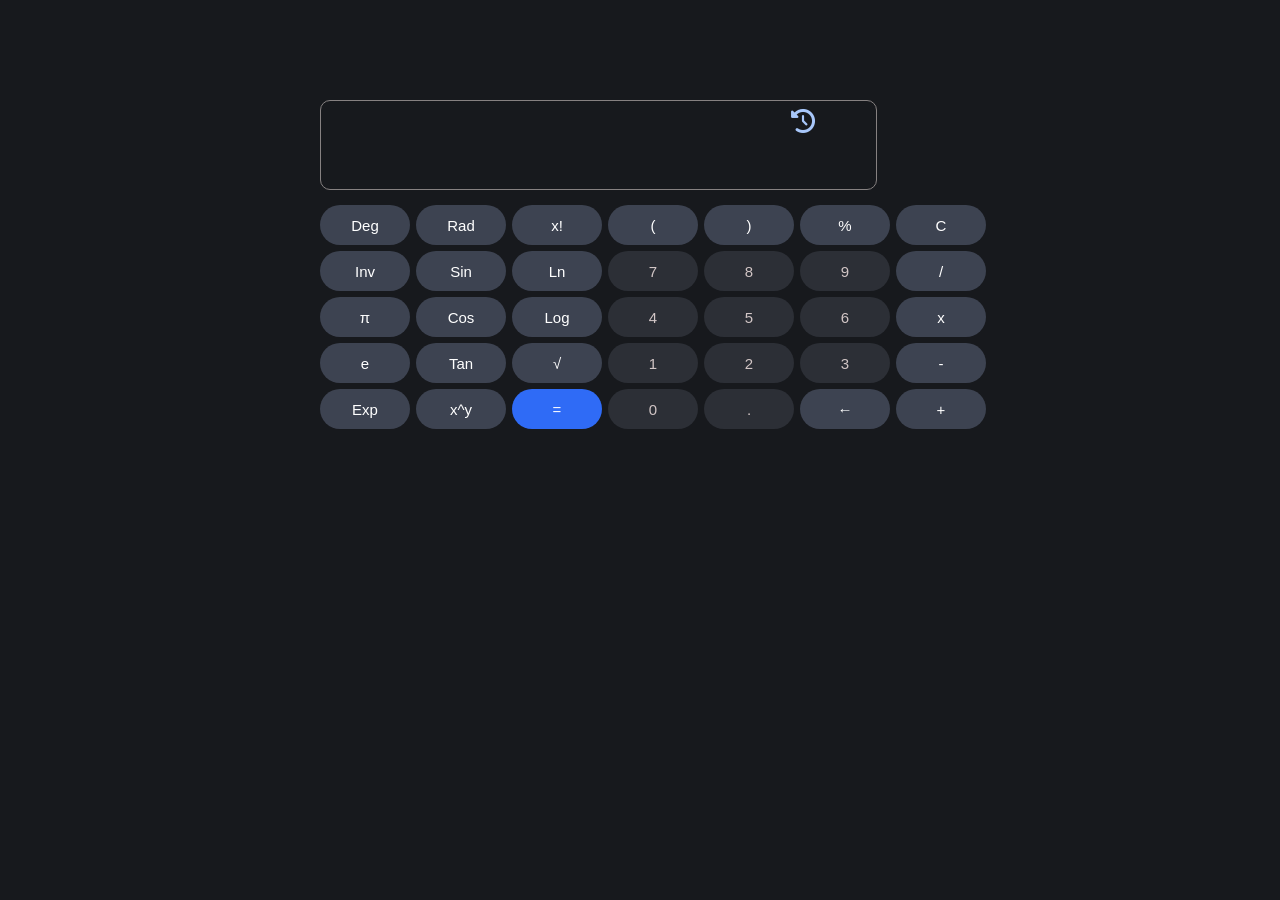
<file: WebDev-L2-Calculator/Index.html>
<!DOCTYPE html>
<html lang="en">
<head>
    <meta charset="UTF-8">
    <meta name="viewport" content="width=device-width, initial-scale=1.0">
    <title>Calculator</title>
    <link rel="stylesheet" href="style.css">
    <link rel="stylesheet" href="https://cdnjs.cloudflare.com/ajax/libs/font-awesome/6.7.2/css/all.min.css">
   
</head>
<body>
    <div class="container">
    <div class="input-box">
        <input type="text" id="display">
    <button class="fa-solid fa-clock-rotate-left" onclick="showHistory()" id="btn-history"></button>
    
    </div>
    
    
    <div class="first">
    <button onclick="setDegree()" class="btn">Deg</button>
    <button onclick="setRadian()" class="btn">Rad</button>
    <button onclick="calculateFactorial()" class="btn">x!</button>

    <button onclick="appendOperator('(')" class="btn">(</button>
    <button onclick="appendOperator(')')" class="btn">)</button>
    <button onclick="appendOperator('%')" class="btn">%</button>
    <button onclick="clearDisplay()" class="btn">C</button>
    
    </div>

    <div class="second">
    <button onclick="toggleInverse()" class="btn">Inv</button>
    <button onclick="calculateSin()" class="btn">Sin</button>
    <button onclick="calculateLn()" class="btn">Ln</button>
    <button onclick="appendNumber('7')">7</button>
    <button onclick="appendNumber('8')">8</button>
    <button onclick="appendNumber('9')">9</button>
    <button onclick="appendOperator('/')" class="btn">/</button>
    
</div>

    <div class="third">
    <button onclick="insertPi()" class="btn">π</button>
    <button onclick="calculateCos()" class="btn">Cos</button>
    <button onclick="calculateLog()" class="btn">Log</button>
    <button onclick="appendNumber('4')">4</button>
    <button onclick="appendNumber('5')">5</button>
    <button onclick="appendNumber('6')">6</button>
    <button onclick="appendOperator('*')" class="btn">x</button>
    
    </div>
    <div class="fourth"> 
    <button onclick="insertE()" class="btn">e</button>
    <button onclick="calculateTan()" class="btn">Tan</button>
    <button onclick="calculateSqrt()" class="btn">√</button>
    <button onclick="appendNumber('1')">1</button>
    <button onclick="appendNumber('2')">2</button>
    <button onclick="appendNumber('3')">3</button>
    <button onclick="appendOperator('-')" class="btn">-</button>
    
</div>
    <div class="fifth">
        
    <button onclick="calculateExp()" class="btn">Exp</button>
    <button onclick="appendOperator('**')" class="btn">x^y</button>
    <button onclick="calculateResult()" class="btn-equal">=</button>
    <button onclick="appendNumber('0')">0</button>
    <button onclick="appendOperator('.')" >.</button>
    <button onclick="deleteLast()" class="btn">←</button> 
    <button onclick="appendOperator('+')" class="btn">+</button>
    
    </div>
    </div>


    

    

   

    
    <script src="script.js"></script>
</body>
</html>
</file>
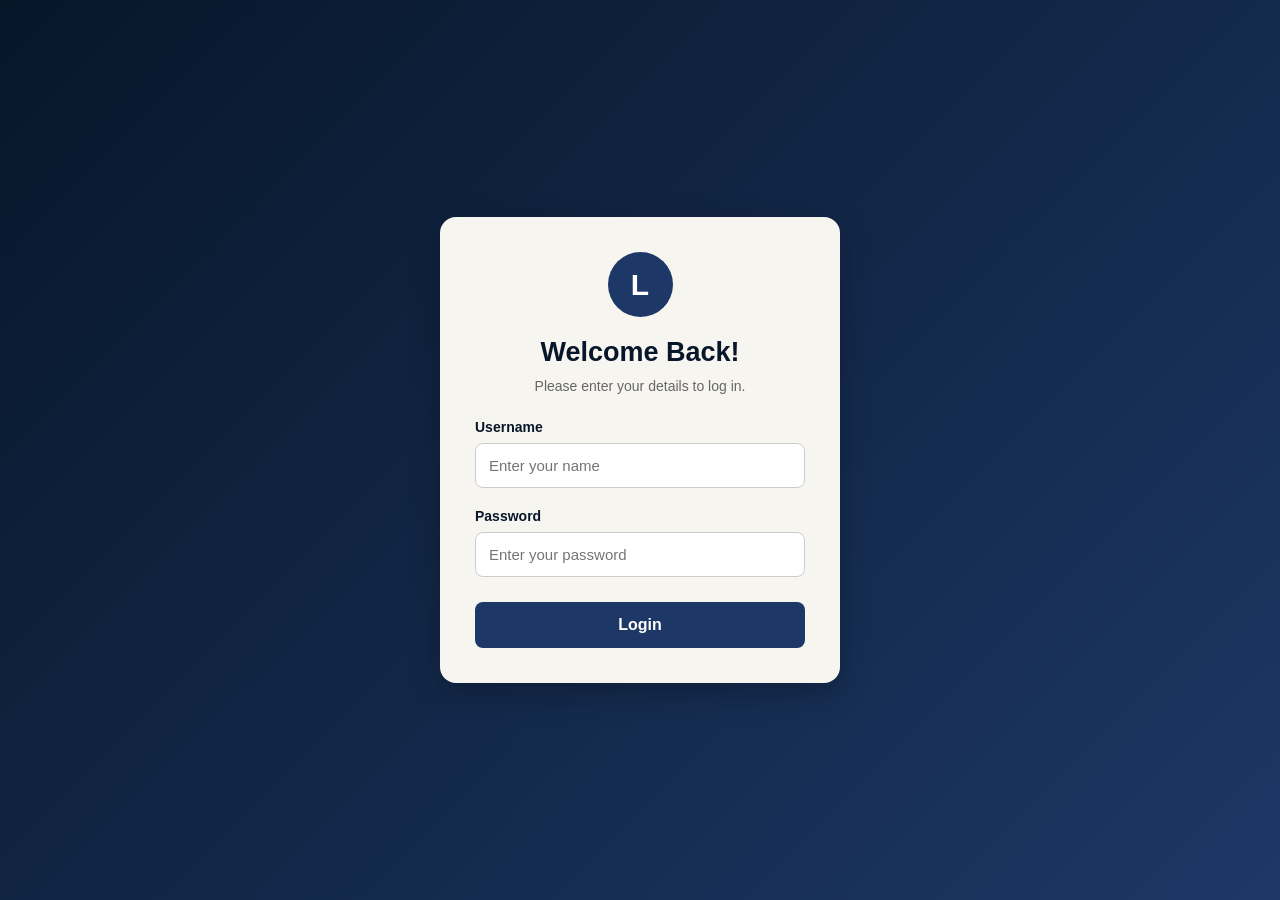
<file: WebDev-L2-Login/index.html>
<!DOCTYPE html>
<html lang="en">
<head>
    <meta charset="UTF-8">
    <meta name="viewport" content="width=device-width, initial-scale=1.0">
    <title>Login Page</title>
    <link rel="stylesheet" href="style.css">
</head>
<body>

    <div class="container">

        <div class="logo">
            <h2>L</h2>
        </div>

        <h1>Welcome Back!</h1>
        <p>Please enter your details to log in.</p>

        <form id="loginForm">
            <label for="text">Username</label>
            <input
                type="text"
                id="text"
                name="username"
                placeholder="Enter your name"
                autocomplete="username"
                required
            >

            <label for="pass">Password</label>
            <input
                type="password"
                id="pass"
                name="password"
                placeholder="Enter your password"
                autocomplete="current-password"
                required
            >

            <button type="submit" class="login" id="button">
                Login
            </button>
        </form>

    </div>

    <script src="script.js"></script>
</body>
</html>
</file>
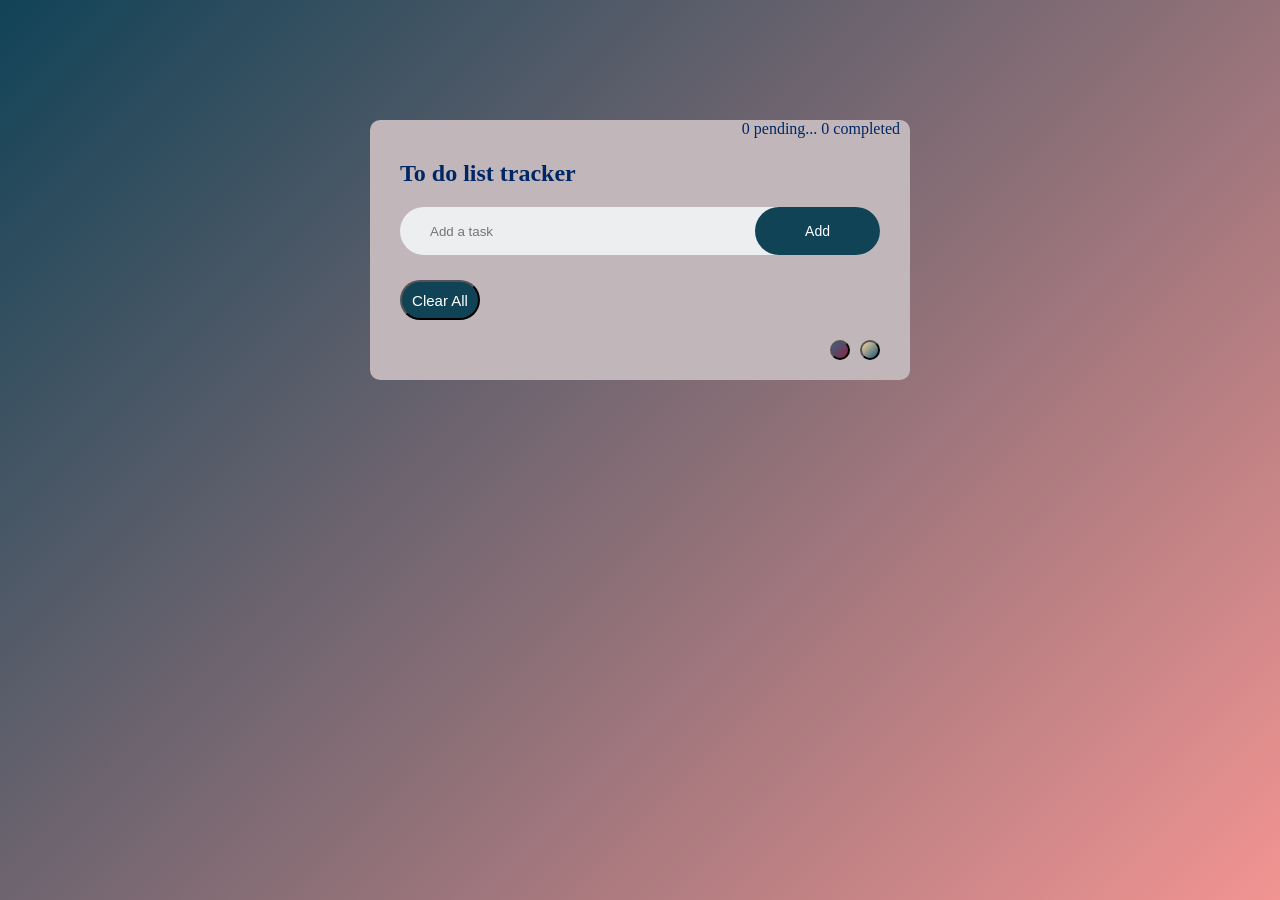
<file: WebDev-L2-Todo-web-app/Index.html>
<!DOCTYPE html>
<html lang="en">
<head>
    <meta charset="UTF-8">
    <meta name="viewport" content="width=device-width, initial-scale=1.0">
    <title>To do list tracker</title>
    <link rel="stylesheet" href="style.css">

</head>
<body>
    <div class="main">
        <div class="todo">
            <div class="status">
                <span id="remaining"><span id="remain">0</span> pending...</span>

                <span id="completed"><span id="complete">0</span> completed</span>
            </span>

            </div>
            <h2>To do list tracker</h2>
            <div class="list">
                <input type="text" placeholder="Add a task" id="input">
                <button onclick="addtask()" class="btn1">Add</button>
            </div>
            <ul id="list-container">
                

            </ul>
                <div class="clearr"><button class="clear" id="clear-button">Clear All</button></div>
                <div class="colors">
                <button class="btn fi" id="my1" onclick="changeColor()"></button>
                <button class="btn se" id="my2" onclick="changeColoor()"></button>
                 
                </div>

            </div>
        </div>
        

    </div>
    <script src="script.js"></script>
</body>
</html>
</file>
<file: WebDev-L2-Calculator/style.css>
*{
    padding: 0;
    margin: 0;  
    box-sizing: border-box;
}
body{
    background-color: #17191D;
}
input{
    width: 58%;
    height: 90px;
    outline: none;
    padding: 10px;
    font-size: 18px;
    margin-bottom: 15px;
    border: 1px solid rgb(134, 129, 129);
    border-radius: 10px;
    background-color: transparent;
    color: #d7dbe4;
    font-size: 25px;
    
}
.input-box{
    position: relative;
    display: inline-block;
    width: 100%;
} 

.first,.second,.third,.fourth,.fifth{
    display: flex;
    gap: 6px;
    margin-bottom: 6px;
    
}
button{
    width: 90px;
    height: 40px;
    border-radius: 20px;
    font-size: 15px;
    background-color: #2C2F36;
    color: rgb(210, 198, 198);
    outline: none;
    border: none;
}
.container{
    margin: 100px 0% 100px 25%;
}
.btn-equal{
    background-color: #2F6BF6;
    color: white;
}
.btn{
    background-color: #3D4351;
    color: white;
}

.input-box button {
    position: absolute;
    right: 45%;
    top: 20%;
    transform: translateY(-50%);
    font-size: 24px;
    color: #a8c7fa;
    background-color: transparent;
}
.history{
    width: 40%;
    height: auto;
    max-height: 100px;
    outline: none;
    padding: 10px;
    font-size: 18px;
    margin-bottom: 15px;
    border: 1px solid rgb(134, 129, 129);
    border-radius: 10px;
    background-color: transparent;
    color: #d7dbe4;
    font-size: 25px;
}
.list{
    list-style: none;
}
</file>
<file: WebDev-L2-Login/style.css>
* {
    margin: 0;
    padding: 0;
    box-sizing: border-box;
}

body {
    min-height: 100vh;
    display: flex;
    justify-content: center;
    align-items: center;
    font-family: Arial, sans-serif;
    background: linear-gradient(135deg, #071629, #1D3866);
    padding: 20px;
}

.container {
    width: 100%;
    max-width: 400px;
    padding: 35px;
    background-color: #F7F5EF;
    border-radius: 16px;
    text-align: center;
    box-shadow: 0 10px 30px rgba(0, 0, 0, 0.25);
}

.logo {
    width: 65px;
    height: 65px;
    display: flex;
    justify-content: center;
    align-items: center;
    margin: 0 auto 20px;
    border-radius: 50%;
    background-color: #1D3866;
    color: white;
}

.logo h2 {
    font-size: 30px;
}

.container h1 {
    margin-bottom: 10px;
    color: #071629;
    font-size: 27px;
}

.container p {
    margin-bottom: 25px;
    color: #666;
    font-size: 14px;
}

form {
    display: flex;
    flex-direction: column;
    text-align: left;
}

label {
    margin-bottom: 8px;
    color: #071629;
    font-size: 14px;
    font-weight: bold;
}

input {
    width: 100%;
    padding: 13px;
    margin-bottom: 20px;
    border: 1px solid #ccc;
    border-radius: 8px;
    outline: none;
    font-size: 15px;
    background-color: white;
}

input:focus {
    border-color: #1D3866;
    box-shadow: 0 0 0 3px rgba(29, 56, 102, 0.12);
}

.login {
    width: 100%;
    padding: 14px;
    margin-top: 5px;
    border: none;
    border-radius: 8px;
    background-color: #1D3866;
    color: white;
    font-size: 16px;
    font-weight: bold;
    cursor: pointer;
    transition: 0.3s;
}

.login:hover {
    background-color: #D9A441;
    color: #071629;
    transform: translateY(-2px);
}

.login:active {
    transform: translateY(0);
}

@media (max-width: 480px) {
    .container {
        padding: 25px 20px;
    }

    .container h1 {
        font-size: 23px;
    }
  }
</file>
<file: WebDev-L2-Todo-web-app/style.css>
*{
    padding: 0;
    margin: 0;
    box-sizing: border-box;
}
body{
    width: 100%;
    height: 100vh;
    background: linear-gradient(135deg, #114357, #f29492);
    padding: 20px;
    color: #002765;
    
}
.todo{
    width: 100%;
    max-width: 540px;
    background-color: #c1b6ba;
    margin: 100px auto 20px;
    padding: 40px 30px 20px ;
    border-radius: 10px;
    position: relative;
}
.todo h2{
    color: #002765;
    display: flex;
    align-items: center;
    margin-bottom: 20px;
}
.list{
    display: flex;
    align-items: center;
    justify-content: space-between;
    background-color: #edeef0;
    border-radius: 30px;
    padding-left: 20px;
    margin-bottom: 25px;
}
input{
    flex: 1;
    border: none;
    outline: none;
    background-color: transparent;
    padding: 10px;
   
    font-weight: 14px;
}
.btn1{
    border: none;
    outline: none;
    background: #114357;
    color: #fff;
    padding: 16px 50px;
    border-radius: 30px;
    cursor: pointer;
    font-size: 14px;
}
ul li{
    
    padding: 12px 4px 12px 50px;
    font-size: 22px;
    font-weight: 500;
    user-select: none;
    cursor: pointer;
    position: relative;
    list-style: none;
}


ul li.checked{
    color: #555;
    text-decoration: line-through;

}

ul li .it-2{
    position: absolute;
    right: 0;
    top: 5px;
    width: 40px;
    height: 40px;
    font: 22px;
    color: #114357;
    font-weight: 700;
    font-size: 20px;
    
    text-align: center;
    background-color: transparent;

}
ul li .it-1{
    position: absolute;
    right: 50px;
    top: 5px;
    width: 40px;
    height: 40px;
    font: 22px;
    color: #114357;
    font-weight: 700;
    font-size: 20px;
    
    text-align: center;
    background-color: transparent;

}
.colors{
    padding-bottom: 0;
    margin-bottom: 0;
    
    display: flex;
    justify-content: flex-end;
    padding-top: 20px;
    gap: 10px;
   
    
}
.btn{
    width: 20px;
    height: 20px;
    border-radius: 50%;
    padding-top: 10px;
    gap: 100px;

}
.clear{
    align-items: center;
    color: #ffffff;
    background-color: #114357;
    font-size: 15px;
    height: 40px;
    width: 80px;
    border-radius: 30px;
}
.status{
    
    position: absolute;
    top: 0;
    right: 10px;
    gap: 10px;
}

.fi{
     background: linear-gradient(135deg, #3a6186, #89253e);
}
.se{
    background: linear-gradient(135deg, #ffd89b, #19547b);
}
</file>
